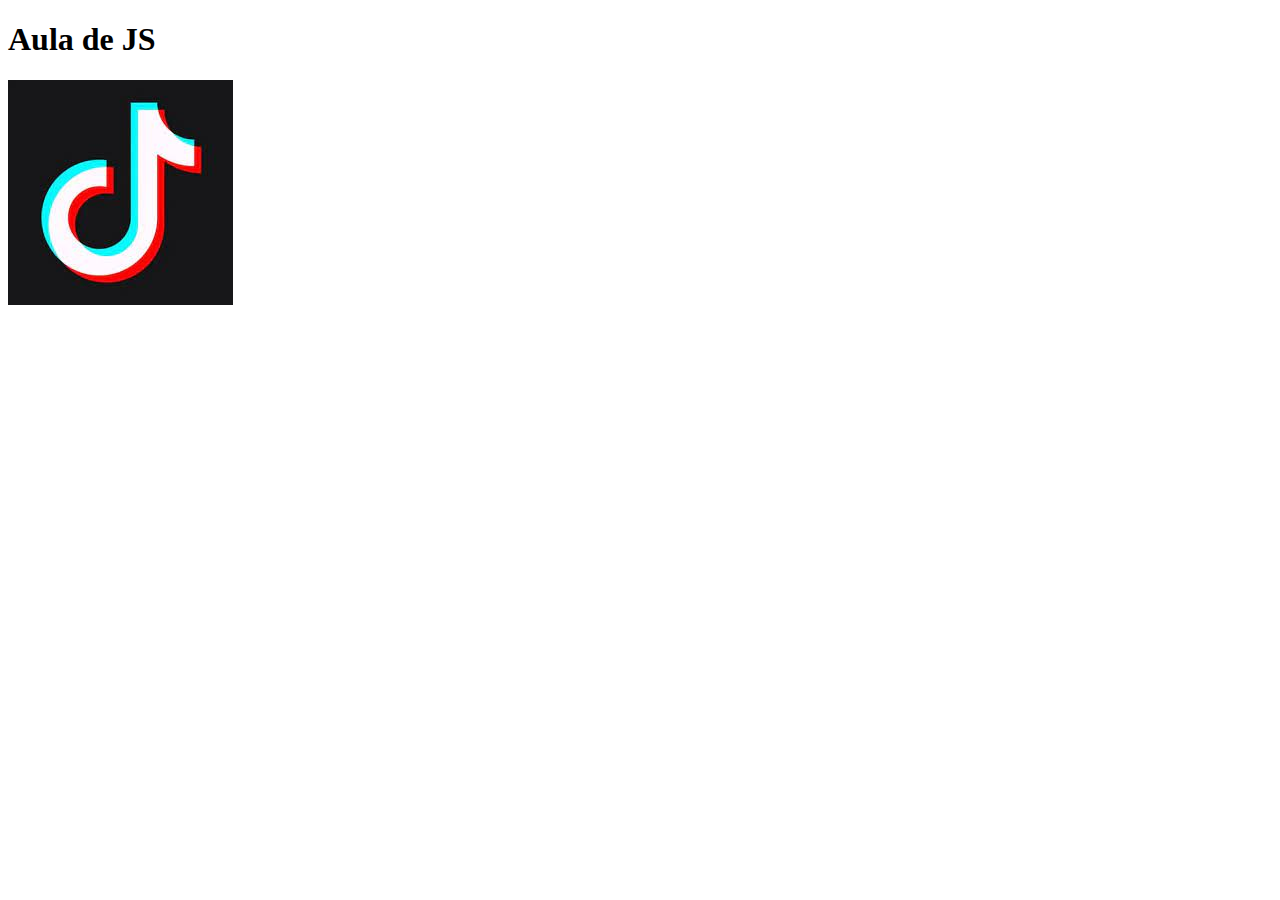
<file: GuilhermeDorigon/0905/index.html>
<!DOCTYPE html>
<html>
<head>
    <meta charset='utf-8'>
    <meta http-equiv='X-UA-Compatible' content='IE=edge'>
    <title>Animações</title>
    <link rel='stylesheet' type='text/css' media='screen' href='main.css'>
</head>
<body>
    <h1> Aula de JS </h1>

    <a href="https://pt-br.facebook.com/" id="link"><img src="dorigas.jpg" alt="" id="imagem"> </a>

    <script>
        var sorteio = Math.floor(Math.random()* 4 +1);

        if( sorteio == 1){
            document.getElementById("imagem").src = "twitter.jpg"
            document.getElementById("link"). href = "https://www.twitter.com"

        }
        if( sorteio == 2){
            document.getElementById("imagem").src = "download.jpg"
            document.getElementById("link"). href = "https://google.com"
        }
        if( sorteio == 3){
            document.getElementById("imagem").src = "dorigas.jpg"
            document.getElementById("link"). href = "https://gdorigon.github.io"
        }
        if( sorteio == 4){
            document.getElementById("imagem").src = "twitter.jpg"
            document.getElementById("link"). href = "https://www.twitter.com"
        }

    </script>
</body>
</html>
</file>
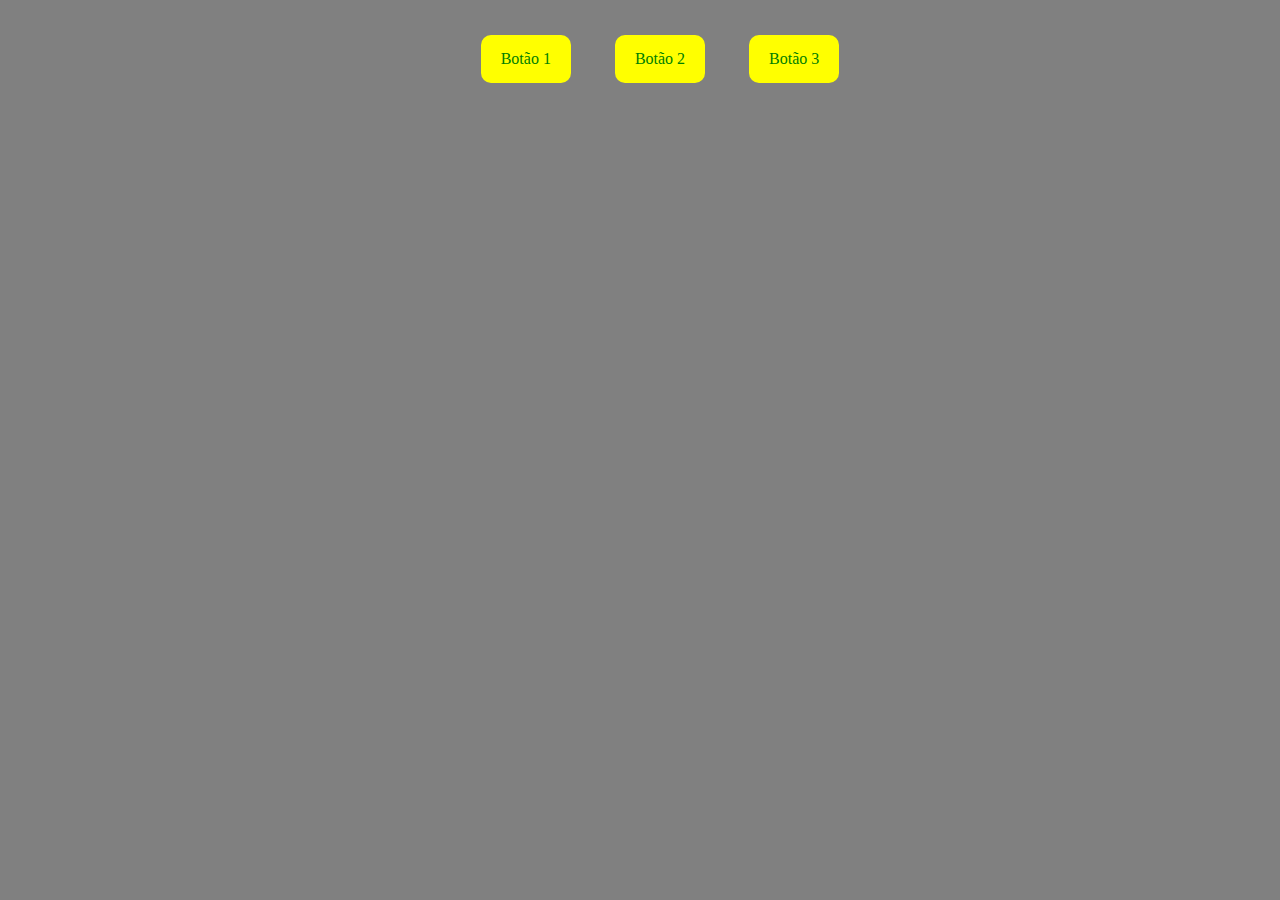
<file: GuilhermeDorigon/1605/index.html>
<!DOCTYPE html>
<html lang="en">
    <head>
        <meta charset="UTF-8">
        <title> Document </title>
        <link rel=stylesheet href="style.css">
    </head>
    <body>
        <header>
            <a href="#" class="btn1"> Botão 1</a>
            <a href="#" class="btn2"> Botão 2</a>
            <a href="#" class="btn3"> Botão 3</a>
        </header>
    <body>
</html>
</file>
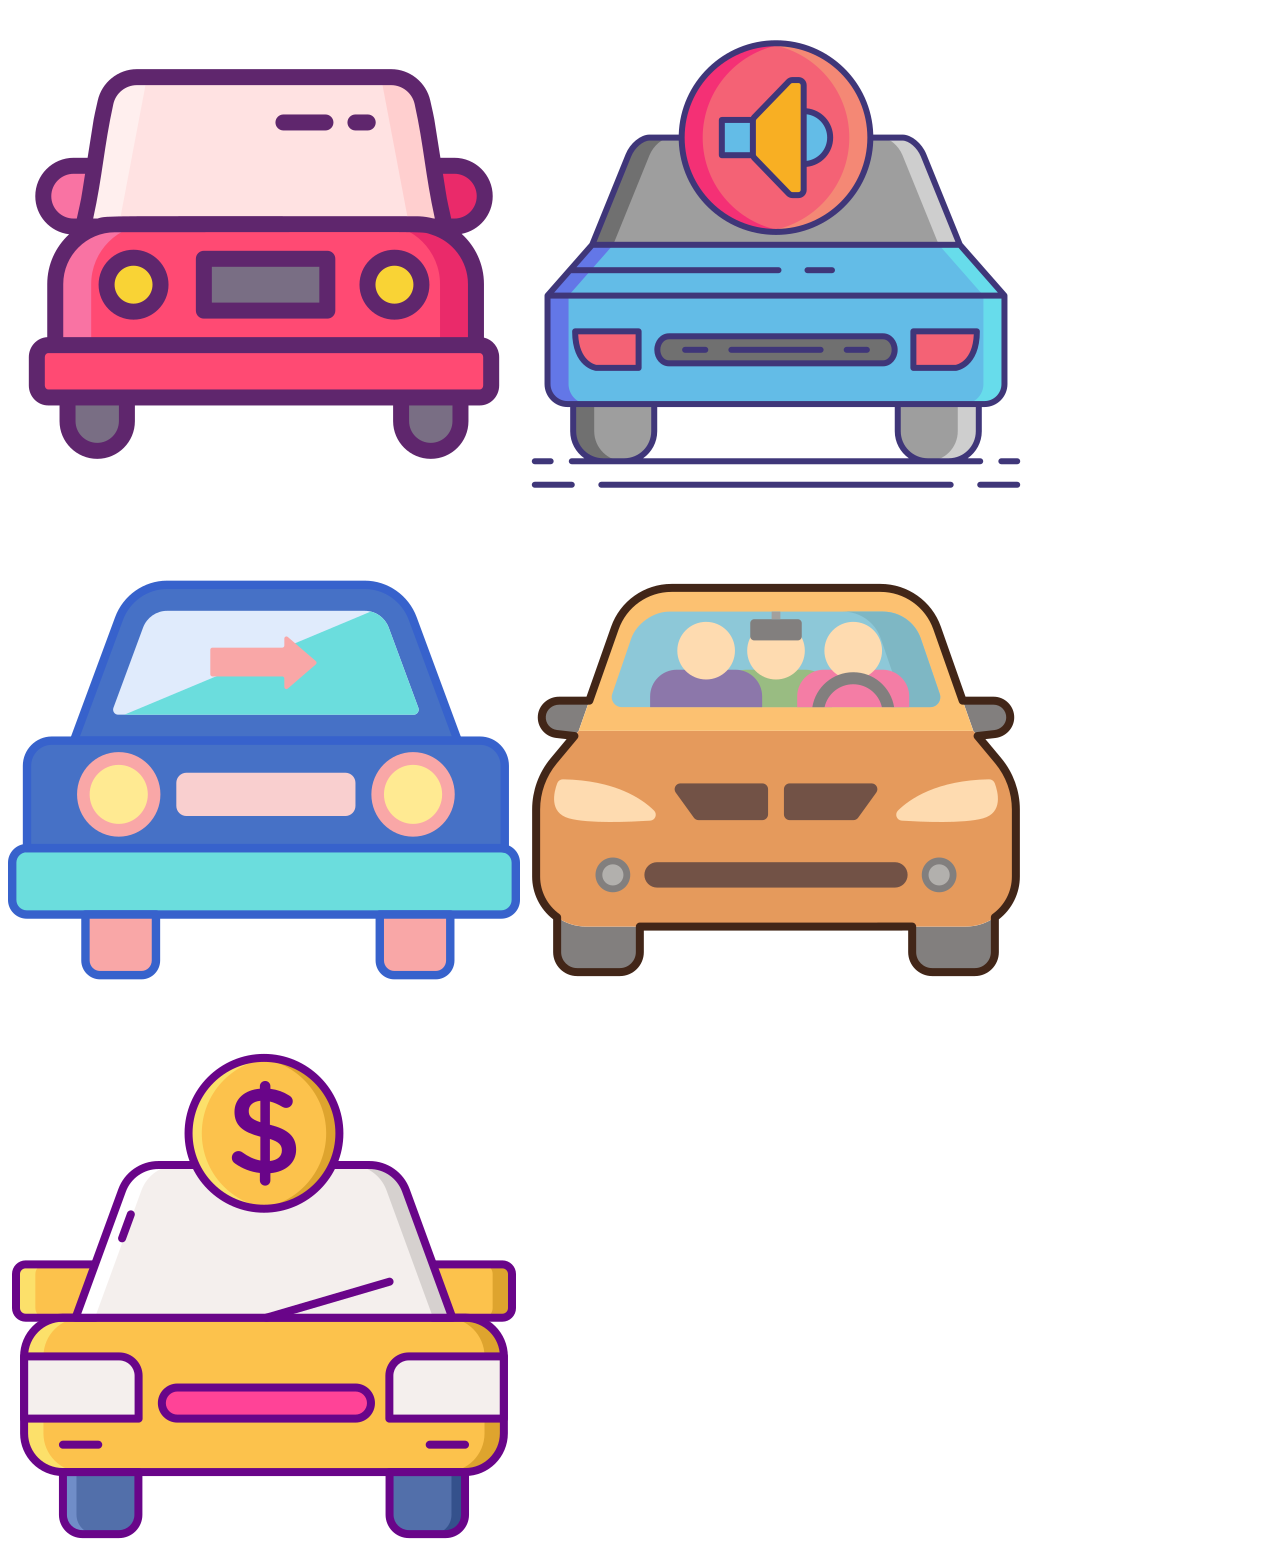
<file: GuilhermeDorigon/1805/index.html>
<!DOCTYPE html>
<html>
<head>
    <meta charset='utf-8'>
    <meta http-equiv='X-UA-Compatible' content='IE=edge'>
    <title>18 de maio</title>
    <meta name='viewport' content='width=device-width, initial-scale=1'>
    <link rel='stylesheet' type='text/css' media='screen' href='main.css'>
</head>
<body>

    <main>
        <section>
            <div class="img"><img src="carro1.png" alt="carro1"></div>
            <div class="img"><img src="carro2.png" alt="carro2"></div>
            <div class="img"><img src="carro3.png" alt="carro3"></div>
            <div class="img"><img src="carro4.png" alt="carro4"></div>
            <div class="img"><img src="carro5.png" alt="carro5"></div>
        </section>
    </main>
    
</body>
</html>
</file>
<file: GuilhermeDorigon/0905/main.css>
div{
    width: 100px;
    height: 100px;
    background-color: red;
    position: relative;
    animation: movimento 5s ease-in-out infinite;
}

@keyframes movimento{
    0% { background: rgb(255, 0, 204);  }

    23%{
        opacity: 1;
    }
    25% { 
        background: rgb(0, 200, 255); 
        border-radius:  50%;
        transform: translate(1250px, 400px);
    }
    26%{
        opacity: 0;
    }
    30%{
        opacity: 1;
    }

    48%{
        opacity: 1;
    }
    50% { 
         background: yellow;
         border-radius:  0%;
         transform: translate(1250px, 0px);
    }
    51%{
        opacity: 0;
    }
    52%{
        opacity: 1;
    }

    73%{
        opacity: 1;
    }
    75% { 
        background-color: rgb(0, 255, 30); 
        border-radius:  50%;
        transform: translate(0px, 400px);
    }
    76%{
        opacity: 0;
    }
    77%{
        opacity: 1;
    }

    97%{
        opacity: 1;
    }
    98% { 
        background-color:rgb(255, 0, 204); 
        border-radius:  0%;
        transform: translate(0px, 0px);
        opacity: 0;
    }
    100%{
        opacity: 1;
    }

    /* 0% { background: rgb(255, 0, 204); }


    20% { 
        background: rgb(0, 255, 0); 
        border-radius:  50%;
        transform: translate(800px, 100px);
     }
    40% { 
        background: rgb(0, 200, 255); 
        border-radius:  0%;
        transform: translate(500px, 300px);
    }
    60% { 
         background: yellow;
         border-radius:  50%;
         transform: translate(200px, 400px);
    }
    80% { 
        background-color: rgb(0, 255, 30); 
        border-radius:  0%;
        transform: translate(700px, 300px);
    }
    100% { 
        background-color: rgb(0, 183, 255); 
        border-radius:  50%;
        transform: translate(0px, 0px);
    } */
}
</file>
<file: GuilhermeDorigon/1605/style.css>
*{
    margin: 0;
    padding: 0;
}

header{
    top: 0;
    position: fixed;
    background-color: grey;
    padding: 20px;
    width: 100%;
    height: 100%;
    text-align: center;
}

header a {
    color: green;
    background-color: yellow;
    padding: 15px 20px;
    border-radius: 10px;
    margin: 15px 20px;
    display: inline-block;
    text-decoration: none;
}

header a:hover{
    background-color: teal;
    color: white;
    box-shadow: 0 3px 3px black;
}

.btn1:hover{
    animation-name: efeito1;
    animation-delay: .5s;
    animation-duration: .5s;
    animation-timing-function: linear;
    animation-iteration-count: 1;
}

@keyframes efeito1{
    0% { transform: rotate(0);}
    50% { transform: rotate(180deg);}
    100% { transform: rotate(0);}
}

.btn2:hover{
    animation-name: efeito2;
    animation-delay: .5s;
    animation-duration: .5s;
    animation-timing-function: linear;
    animation-iteration-count: 1;
}

@keyframes efeito2{
    0% { transform: rotate(0);}
    50% { transform: rotate(180deg);}
    100% { transform: rotate(360deg);}
}
</file>
<file: GuilhermeDorigon/1805/main.css>
section{
    display: flex;
    flex-wrap: wrap;
}
</file>
